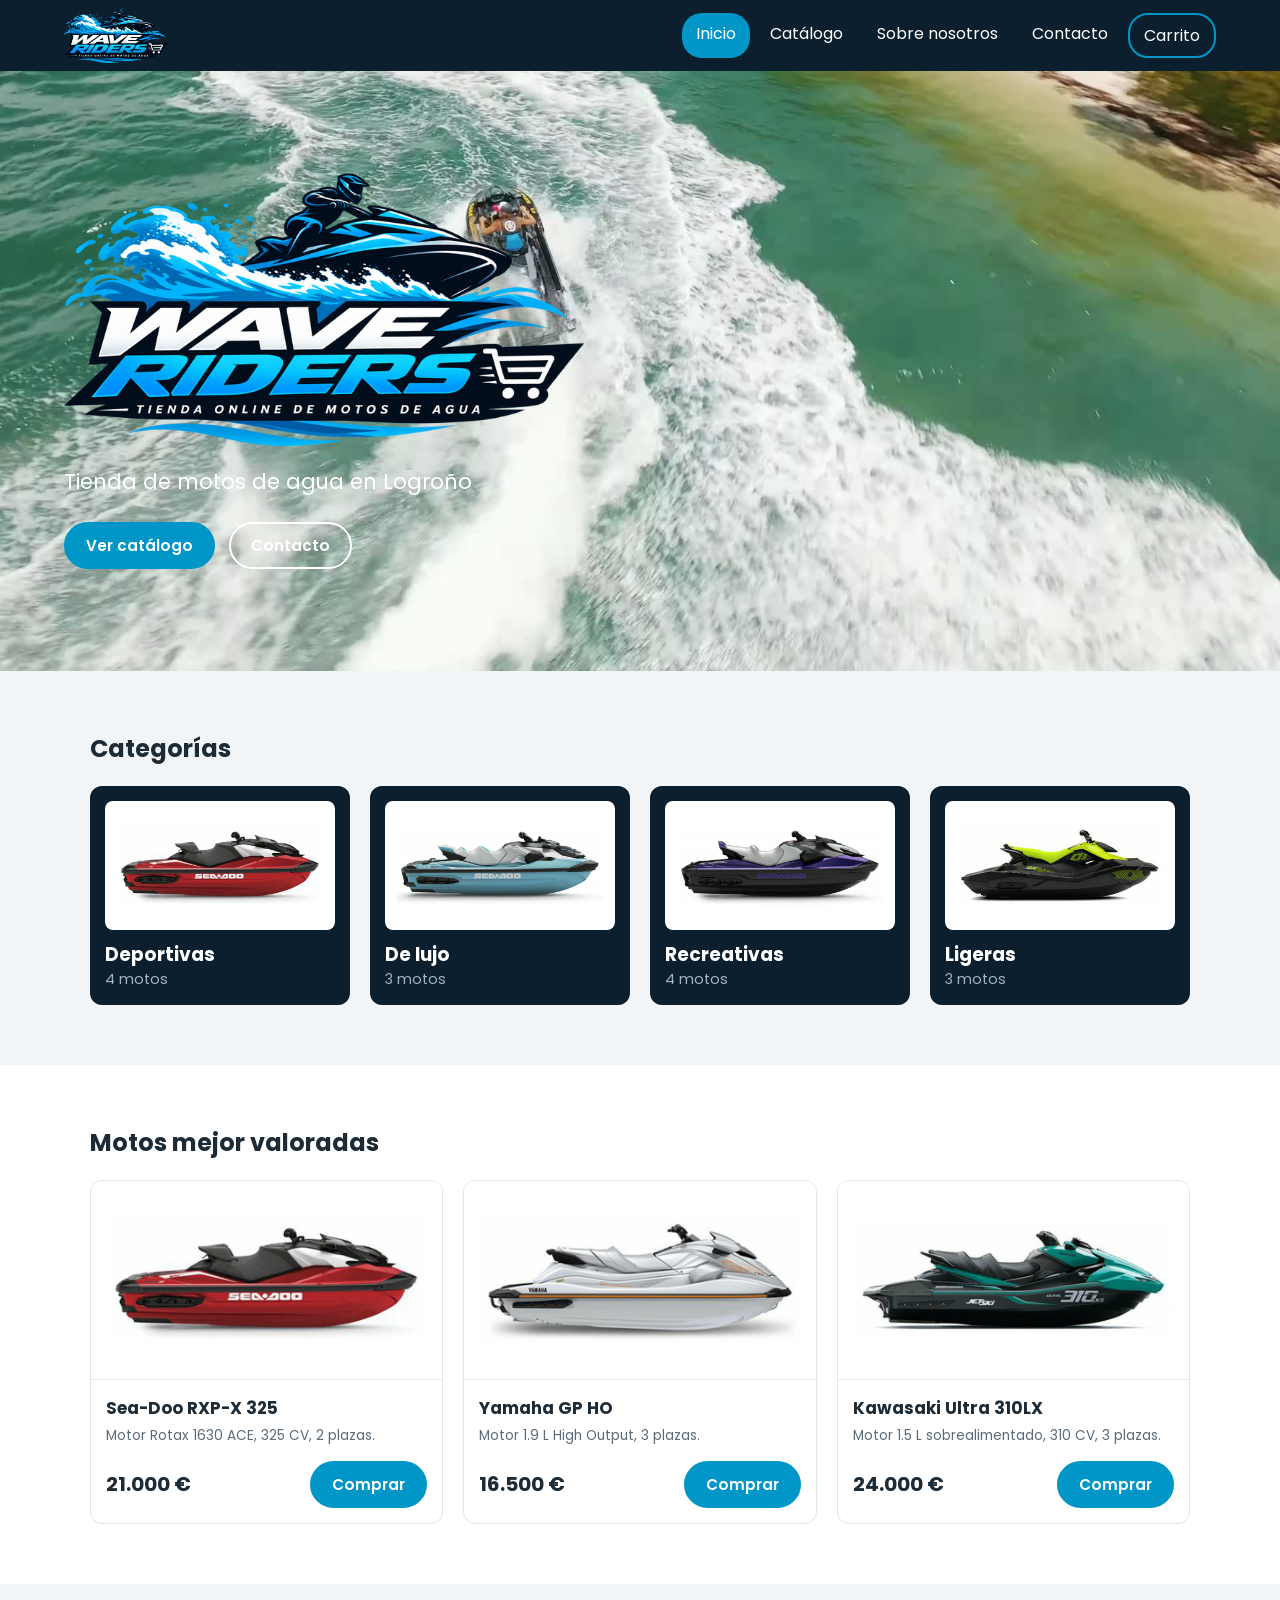
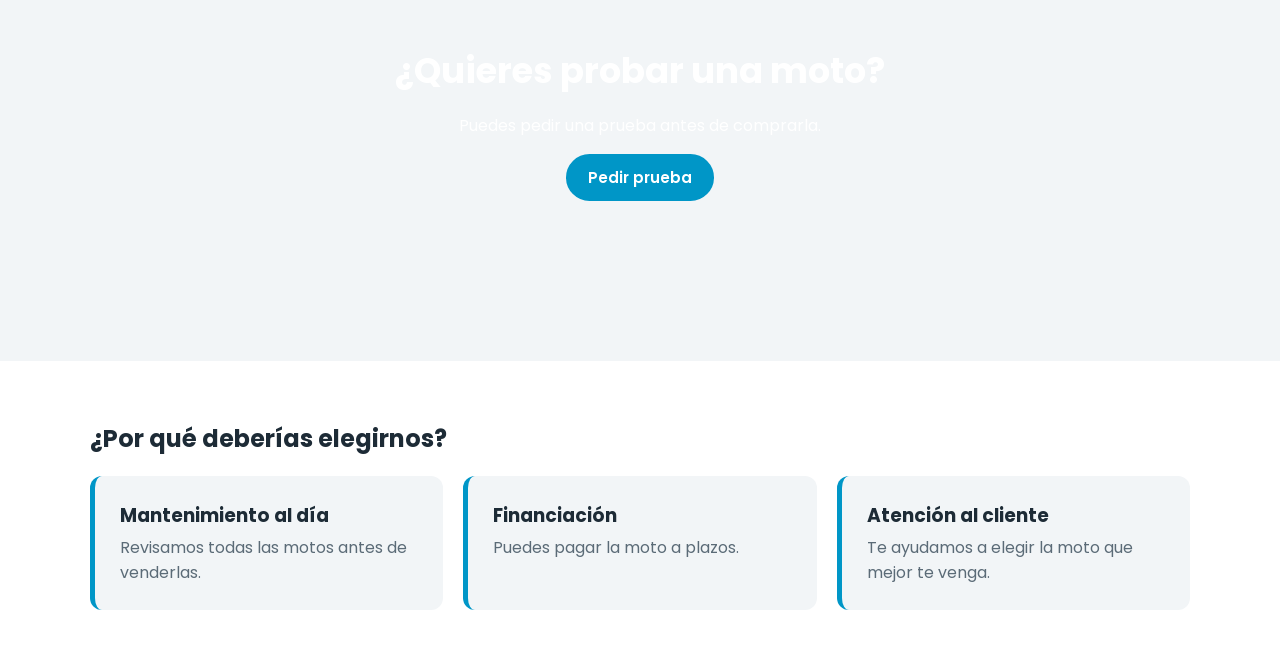
<file: WaveRiders/index.html>
<!DOCTYPE html>
<html lang="es">
<head>
    <meta charset="UTF-8">
    <meta name="author" content="M.Y x B.H">
    <title>Inicio - Wave Riders</title>
    <link rel="icon" href="img/favicon.png" type="image/png">
    <!-- fuente poppins -->
    <link href="https://fonts.googleapis.com/css2?family=Poppins:wght@400;600;700&display=swap" rel="stylesheet">
    <link href="css/estilos.css" rel="stylesheet" type="text/css">
</head>
<body>

    <!-- MENU DE ARRIBA -->
    <header>
        <a href="index.html"><img src="img/logo.png" alt="Logo de Wave Riders" width="720" height="378"></a>
        <nav>
            <a href="index.html" class="activo">Inicio</a>
            <a href="tienda.html">Catálogo</a>
            <a href="sobre-nosotros.html">Sobre nosotros</a>
            <a href="contacto.html">Contacto</a>
            <a href="carrito.html" class="carrito">Carrito <span id="contador"></span></a>
        </nav>
    </header>

    <!-- LA PORTASADA -->
    <section class="hero">
        <video autoplay muted loop playsinline poster="img/poster-inicio.jpg">
            <source src="video/jetski.mp4"  type="video/mp4">
        </video>
        <div class="hero-texto">
            <h1 class="titulo-animado"><img src="img/logo.png" alt="Wave Riders" width="720" height="378"></h1>
            <p>Tienda de motos de agua en Logroño</p>
            <a href="tienda.html" class="boton">Ver catálogo</a>
            <a href="contacto.html" class="boton boton-borde">Contacto</a>
        </div>
    </section>

    <!-- categorias, cada una te lanza al catalogo ADAM NO LO TOQUES ZML-->
    <section class="seccion">
        <div class="contenedor">
            <h2>Categorías</h2>
            <div class="categorias">
                <a href="tienda.html#deportivas">
                    <img src="img/motos/Sea-Doo_RXP-X_325.jpg" alt="Moto deportiva" width="800" height="450">
                    <h3>Deportivas</h3>
                    <p>4 motos</p>
                </a>
                <a href="tienda.html#lujo">
                    <img src="img/motos/Sea-Doo_GTX_Limited_325.jpg" alt="Moto de lujo" width="800" height="450">
                    <h3>De lujo</h3>
                    <p>3 motos</p>
                </a>
                <a href="tienda.html#recreativas">
                    <img src="img/motos/Sea-Doo_GTI_SE_170.jpg" alt="Moto recreativa" width="800" height="450">
                    <h3>Recreativas</h3>
                    <p>4 motos</p>
                </a>
                <a href="tienda.html#ligeras">
                    <img src="img/motos/Sea-Doo_Spark_Trixx.jpg" alt="Moto ligera" width="800" height="450">
                    <h3>Ligeras</h3>
                    <p>3 motos</p>
                </a>
            </div>
        </div>
    </section>

    <!-- las 3 motos mas vendidas -->
    <section class="seccion blanco">
        <div class="contenedor">
            <h2>Motos mejor valoradas</h2>
            <div class="tarjetas tres">
                <article class="tarjeta">
                    <img src="img/motos/Sea-Doo_RXP-X_325.jpg" alt="Sea-Doo RXP-X 325" width="800" height="450">
                    <div class="tarjeta-texto">
                        <h3>Sea-Doo RXP-X 325</h3>
                        <p>Motor Rotax 1630 ACE, 325 CV, 2 plazas. </p>
                        <div class="tarjeta-pie">
                            <span class="precio">21.000 €</span>
                            <button type="button" class="boton comprar" data-id="rxpx" data-nombre="Sea-Doo RXP-X 325" data-precio="21000" data-foto="img/motos/Sea-Doo_RXP-X_325.jpg">Comprar</button>
                        </div>
                    </div>
                </article>

                <article class="tarjeta">
                    <img src="img/motos/Yamaha_GP_HO.jpg" alt="Yamaha GP HO" width="800" height="450">
                    <div class="tarjeta-texto">
                        <h3>Yamaha GP HO</h3>
                        <p>Motor 1.9 L High Output, 3 plazas. </p>
                        <div class="tarjeta-pie">
                            <span class="precio">16.500 €</span>
                            <button type="button" class="boton comprar" data-id="gpho" data-nombre="Yamaha GP HO" data-precio="16500" data-foto="img/motos/Yamaha_GP_HO.jpg">Comprar</button>
                        </div>
                    </div>
                </article>

                <article class="tarjeta">
                    <img src="img/motos/Kawasaki_Ultra_310LX.jpg" alt="Kawasaki Ultra 310LX" width="800" height="450">
                    <div class="tarjeta-texto">
                        <h3>Kawasaki Ultra 310LX</h3>
                        <p>Motor 1.5 L sobrealimentado, 310 CV, 3 plazas.</p>
                        <div class="tarjeta-pie">
                            <span class="precio">24.000 €</span>
                            <button type="button" class="boton comprar" data-id="ultralx" data-nombre="Kawasaki Ultra 310LX" data-precio="24000" data-foto="img/motos/Kawasaki_Ultra_310LX.jpg">Comprar</button>
                        </div>
                    </div>
                </article>
            </div>
        </div>
    </section>

    <!-- segundo baner otro video para pedir prueba -->
    <section class="banda-video">
        <video autoplay muted loop playsinline>
            <source src="video/jetski_lado.mp4" type="video/mp4">
        </video>
        <div class="banda-texto">
            <h2>¿Quieres probar una moto?</h2>
            <p>Puedes pedir una prueba antes de comprarla.</p>
            <a href="contacto.html" class="boton">Pedir prueba</a>
        </div>
    </section>

    <!-- el por que elegirnos -->
    <section class="seccion blanco">
        <div class="contenedor">
            <h2>¿Por qué deberías elegirnos?</h2>
            <div class="ventajas">
                <div>
                    <h3>Mantenimiento al día</h3>
                    <p>Revisamos todas las motos antes de venderlas.</p>
                </div>
                <div>
                    <h3>Financiación</h3>
                    <p>Puedes pagar la moto a plazos.</p>
                </div>
                <div>
                    <h3>Atención al cliente</h3>
                    <p>Te ayudamos a elegir la moto que mejor te venga.</p>
                </div>
            </div>
        </div>
    </section>


    <script src="js/carrito.js"></script>
</body>
</html>
</file>
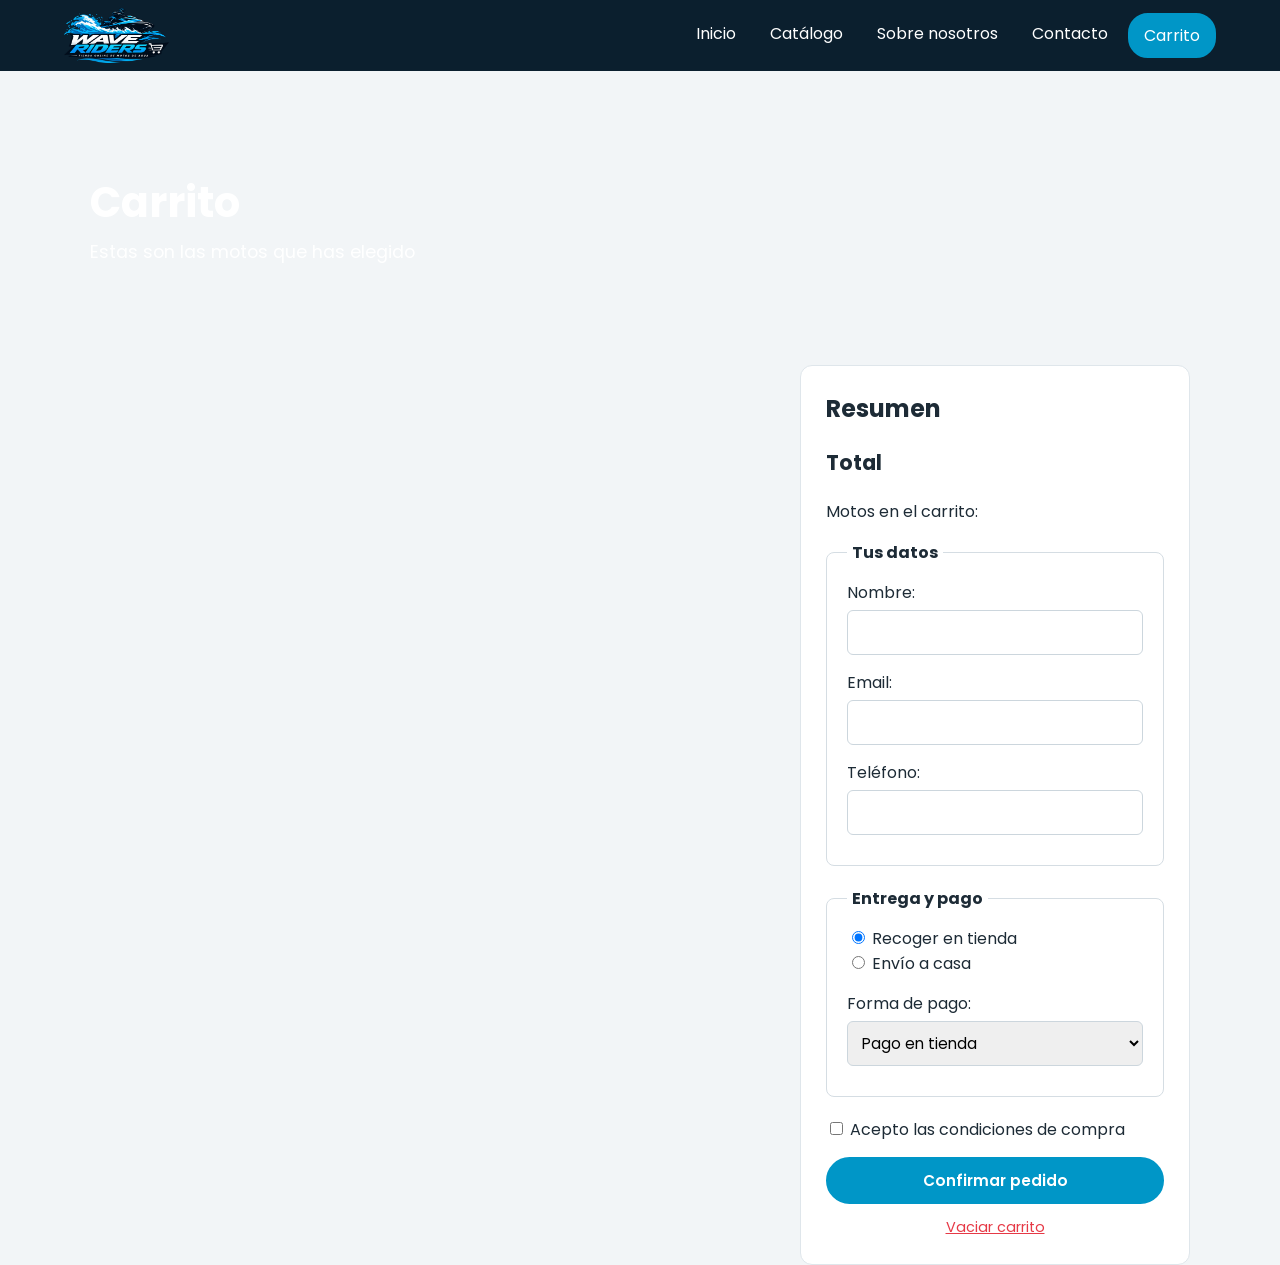
<file: WaveRiders/carrito.html>
<!DOCTYPE html>
<html lang="es">
<head>
    <meta charset="UTF-8">
    <title>Carrito - Wave Riders</title>
    <link rel="icon" href="img/favicon.png" type="image/png">
    <link href="https://fonts.googleapis.com/css2?family=Poppins:wght@400;600;700&display=swap" rel="stylesheet">
    <link href="css/estilos.css" rel="stylesheet" type="text/css">
</head>
<body>

    <header>
        <a href="index.html"><img src="img/logo.png" alt="Logo de Wave Riders" width="720" height="378"></a>
        <nav>
            <a href="index.html">Inicio</a>
            <a href="tienda.html">Catálogo</a>
            <a href="sobre-nosotros.html">Sobre nosotros</a>
            <a href="contacto.html">Contacto</a>
            <a href="carrito.html" class="carrito activo">Carrito <span id="contador"></span></a>
        </nav>
    </header>

    <!-- EL TITULO -->
    <section class="banner">
        <!-- video de la moto pasando de lado -->
        <video autoplay muted loop playsinline>
            <source src="video/jetski.mp4" type="video/mp4">
        </video>
        <div class="contenedor banner-texto">
            <h1>Carrito</h1>
            <p>Estas son las motos que has elegido</p>
        </div>
    </section>

    <section class="seleccionado">
        <div class="contenedor pedido">

            <!-- columna de la izquierda con las motos -->
            <div class="lista-motos">
                <!-- aviso que sale si no has comprado nada -->
                <div id="vacio" class="vacio">
                    <h2>Tu carrito está vacío</h2>
                    <p>Todavía no has añadido ninguna moto.</p>
                    <a href="tienda.html" class="boton">Ir al catálogo</a>
                </div>

                <!-- aqui el javascript mete las motos que has comprado -->
                <div id="lista-carrito"></div>
            </div>

            <!-- columna de la derecha: total y datos para el pedido -->
            <aside id="resumen" class="resumen">
                <h2>Resumen</h2>
                <p class="total-linea"><span>Total</span><span id="total"></span></p>
                <p>Motos en el carrito: <span id="unidades"></span></p>

                <!-- al confirmar te lleva a pedido.html -->
                <form id="form-pedido" action="pedido.html" method="get">
                    <fieldset>
                        <legend>Tus datos</legend>
                        <p>
                            <label for="nombre">Nombre:</label>
                            <input type="text" id="nombre" name="nombre" required>
                        </p>
                        <p>
                            <label for="email">Email:</label>
                            <input type="email" id="email" name="email" required>
                        </p>
                        <p>
                            <label for="telefono">Teléfono:</label>
                            <input type="tel" id="telefono" name="telefono" required>
                        </p>
                    </fieldset>

                    <fieldset>
                        <legend>Entrega y pago</legend>
                        <p>
                            <input type="radio" id="tienda" name="entrega" value="tienda" checked>
                            <label for="tienda">Recoger en tienda</label><br>
                            <input type="radio" id="casa" name="entrega" value="casa">
                            <label for="casa">Envío a casa</label>
                        </p>
                        <p>
                            <label for="pago">Forma de pago:</label>
                            <select id="pago" name="pago">
                                <option value="tienda">Pago en tienda</option>
                                <option value="transferencia">Transferencia</option>
                                <option value="financiacion">Financiación</option>
                            </select>
                        </p>
                    </fieldset>

                    <p>
                        <input type="checkbox" id="condiciones" name="condiciones" required>
                        <label for="condiciones">Acepto las condiciones de compra</label>
                    </p>

                    <button type="submit" class="boton">Confirmar pedido</button>
                </form>

                <button type="button" id="vaciar" class="vaciar">Vaciar carrito</button>
            </aside>

        </div>
    </section>

    <script src="js/carrito.js"></script>
</body>
</html>
</file>
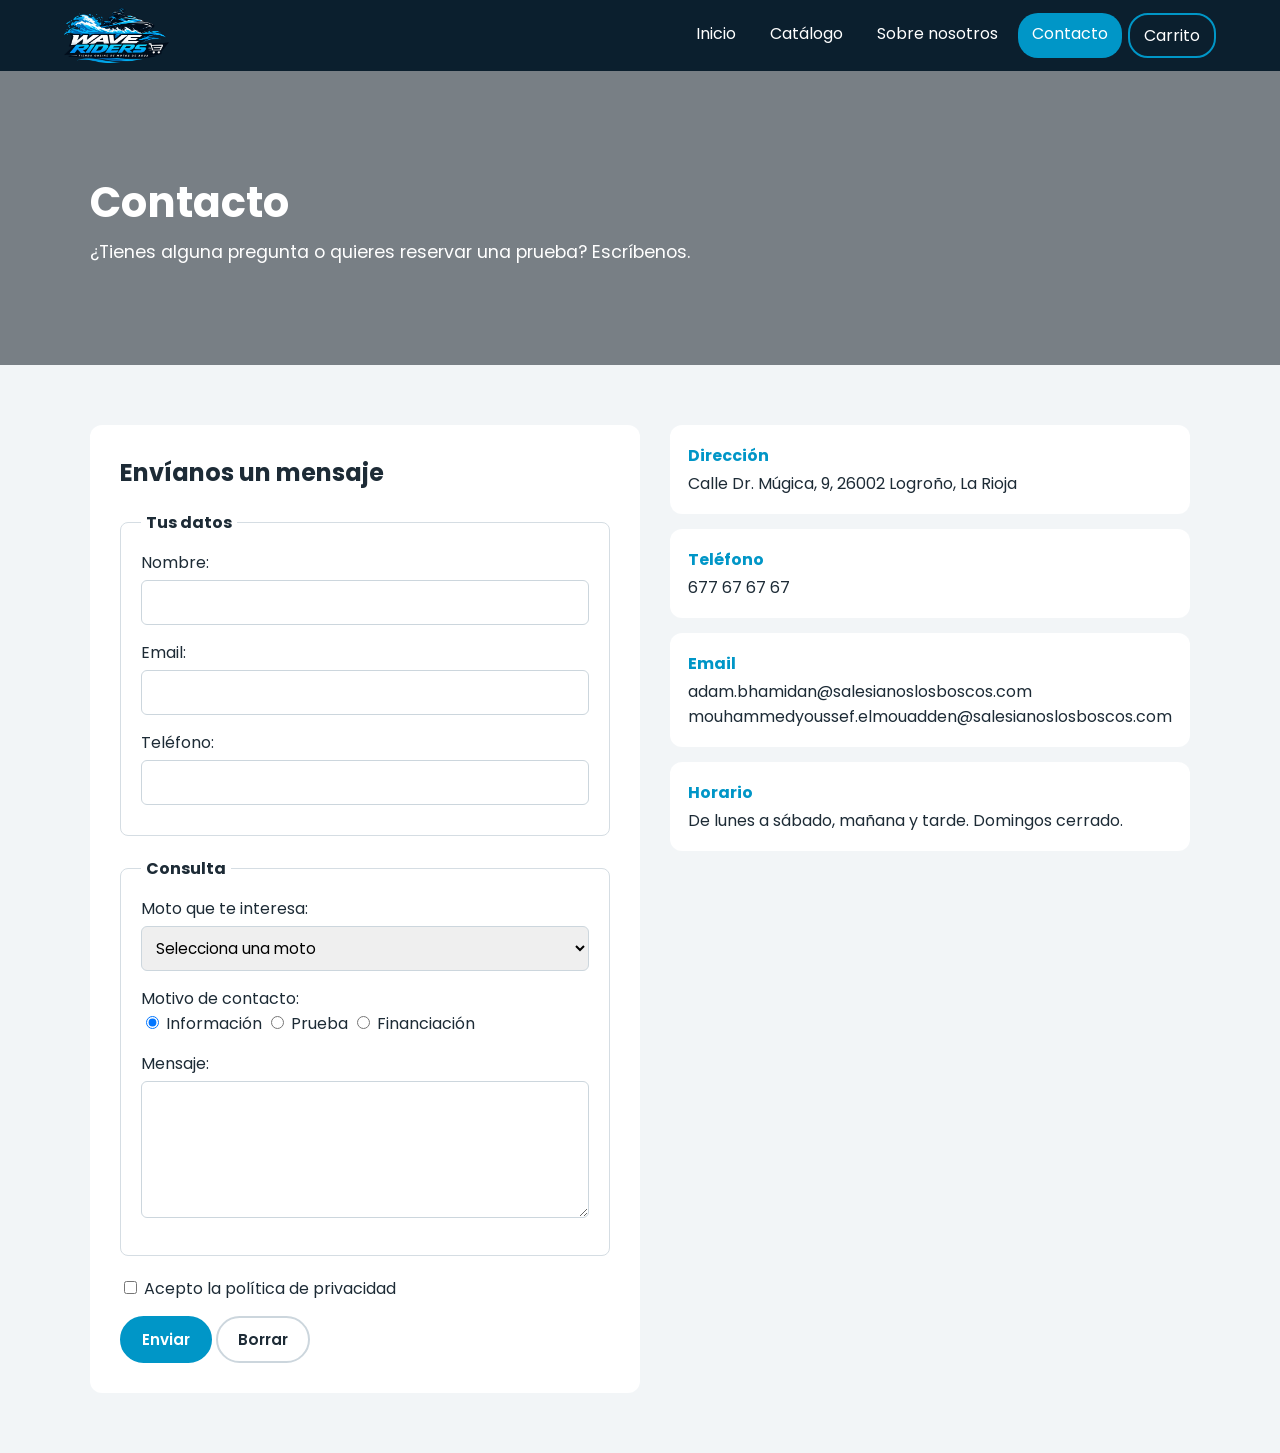
<file: WaveRiders/contacto.html>
<!DOCTYPE html>
<html lang="es">
<head>
    <meta charset="UTF-8">
    <meta name="author" content="M.Y x B.H">
    <title>Contacto - Wave Riders</title>
    <link rel="icon" href="img/favicon.png" type="image/png">
    <!-- fuente poppins -->
    <link href="https://fonts.googleapis.com/css2?family=Poppins:wght@400;600;700&display=swap" rel="stylesheet">
    <link href="css/estilos.css" rel="stylesheet" type="text/css">
</head>
<body>

    <!-- MENU DE ARRIBA -->
    <header>
        <a href="index.html"><img src="img/logo.png" alt="Logo de Wave Riders" width="720" height="378"></a>
        <nav>
            <a href="index.html">Inicio</a>
            <a href="tienda.html">Catálogo</a>
            <a href="sobre-nosotros.html">Sobre nosotros</a>
            <a href="contacto.html" class="activo">Contacto</a>
            <a href="carrito.html" class="carrito">Carrito <span id="contador"></span></a>
        </nav>
    </header>

    <!-- ES EL TITULO  -->
    <section class="banner">
        <!-- video de la moto pasando de lado -->
        <video autoplay muted loop playsinline>
            <source src="video/jetski_lado.mp4" type="video/mp4">
        </video>
        <div class="capa"></div>
        <div class="contenedor banner-texto">
            <h1>Contacto</h1>
            <p>¿Tienes alguna pregunta o quieres reservar una prueba? Escríbenos.</p>
        </div>
    </section>

    <section class="seccion">
        <div class="contenedor contacto">

            <!-- formulario de contacto -->
            <form action="#" method="post">
                <h2>Envíanos un mensaje</h2>

                <fieldset>
                    <legend>Tus datos</legend>
                    <p>
                        <label for="nombre">Nombre:</label>
                        <input type="text" id="nombre" name="nombre" required>
                    </p>
                    <p>
                        <label for="email">Email:</label>
                        <input type="email" id="email" name="email" required>
                    </p>
                    <p>
                        <label for="telefono">Teléfono:</label>
                        <input type="tel" id="telefono" name="telefono">
                    </p>
                </fieldset>

                <fieldset>
                    <legend>Consulta</legend>
                    <p>
                        <label for="moto">Moto que te interesa:</label>
                        <select id="moto" name="moto">
                            <option value="">Selecciona una moto</option>
                            <optgroup label="Deportivas">
                                <option value="rxpx">Sea-Doo RXP-X 325</option>
                                <option value="gpho">Yamaha GP HO</option>
                                <option value="gpsvho">Yamaha GP SVHO</option>
                                <option value="ultrax">Kawasaki Ultra 310X</option>
                            </optgroup>
                            <optgroup label="De lujo">
                                <option value="ultralx">Kawasaki Ultra 310LX</option>
                                <option value="gtxltd">Sea-Doo GTX Limited 325</option>
                                <option value="fxcruiser">Yamaha FX Cruiser SVHO</option>
                            </optgroup>
                            <optgroup label="Recreativas">
                                <option value="vxcruiser">Yamaha VX Cruiser</option>
                                <option value="stx">Kawasaki STX 160</option>
                                <option value="gtise">Sea-Doo GTI SE 170</option>
                                <option value="explorer">Sea-Doo Explorer Pro 170</option>
                            </optgroup>
                            <optgroup label="Ligeras">
                                <option value="spark">Sea-Doo Spark Trixx</option>
                                <option value="jetblaster">Yamaha JetBlaster</option>
                                <option value="sxr">Kawasaki SX-R 160</option>
                            </optgroup>
                        </select>
                    </p>
                    <p>
                        Motivo de contacto:<br>
                        <input type="radio" id="info" name="motivo" value="informacion" checked>
                        <label for="info">Información</label>
                        <input type="radio" id="prueba" name="motivo" value="prueba">
                        <label for="prueba">Prueba</label>
                        <input type="radio" id="financiacion" name="motivo" value="financiacion">
                        <label for="financiacion">Financiación</label>
                    </p>
                    <p>
                        <label for="mensaje">Mensaje:</label>
                        <textarea id="mensaje" name="mensaje" rows="5" cols="40"></textarea>
                    </p>
                </fieldset>

                <p>
                    <input type="checkbox" id="privacidad" name="privacidad" required>
                    <label for="privacidad">Acepto la política de privacidad</label>
                </p>

                <button type="submit" class="boton">Enviar</button>
                <button type="reset" class="boton boton-gris">Borrar</button>
            </form>

            <!-- datos de la tienda y mapa -->
            <aside>
                <div class="dato">
                    <h3>Dirección</h3>
                    <p>Calle Dr. Múgica, 9, 26002 Logroño, La Rioja</p>
                </div>
                <div class="dato">
                    <h3>Teléfono</h3>
                    <p>677 67 67 67</p>
                </div>
                <div class="dato">
                    <h3>Email</h3>
                    <p>adam.bhamidan@salesianoslosboscos.com</p>
                    <p>mouhammedyoussef.elmouadden@salesianoslosboscos.com</p>
                </div>
                <div class="dato">
                    <h3>Horario</h3>
                    <p>De lunes a sábado, mañana y tarde. Domingos cerrado.</p>
                </div>
                <!-- mapa de google maps -->
                <iframe src="https://www.google.com/maps?q=Calle+Dr.+M%C3%BAgica+9,+26002+Logro%C3%B1o&amp;output=embed" title="Mapa de la tienda" loading="lazy"></iframe>
            </aside>

        </div>
    </section>

    <!-- javascript del carrito (guarda las motos y pone el numerito del menu) -->
    <script src="js/carrito.js"></script>
</body>
</html>
</file>
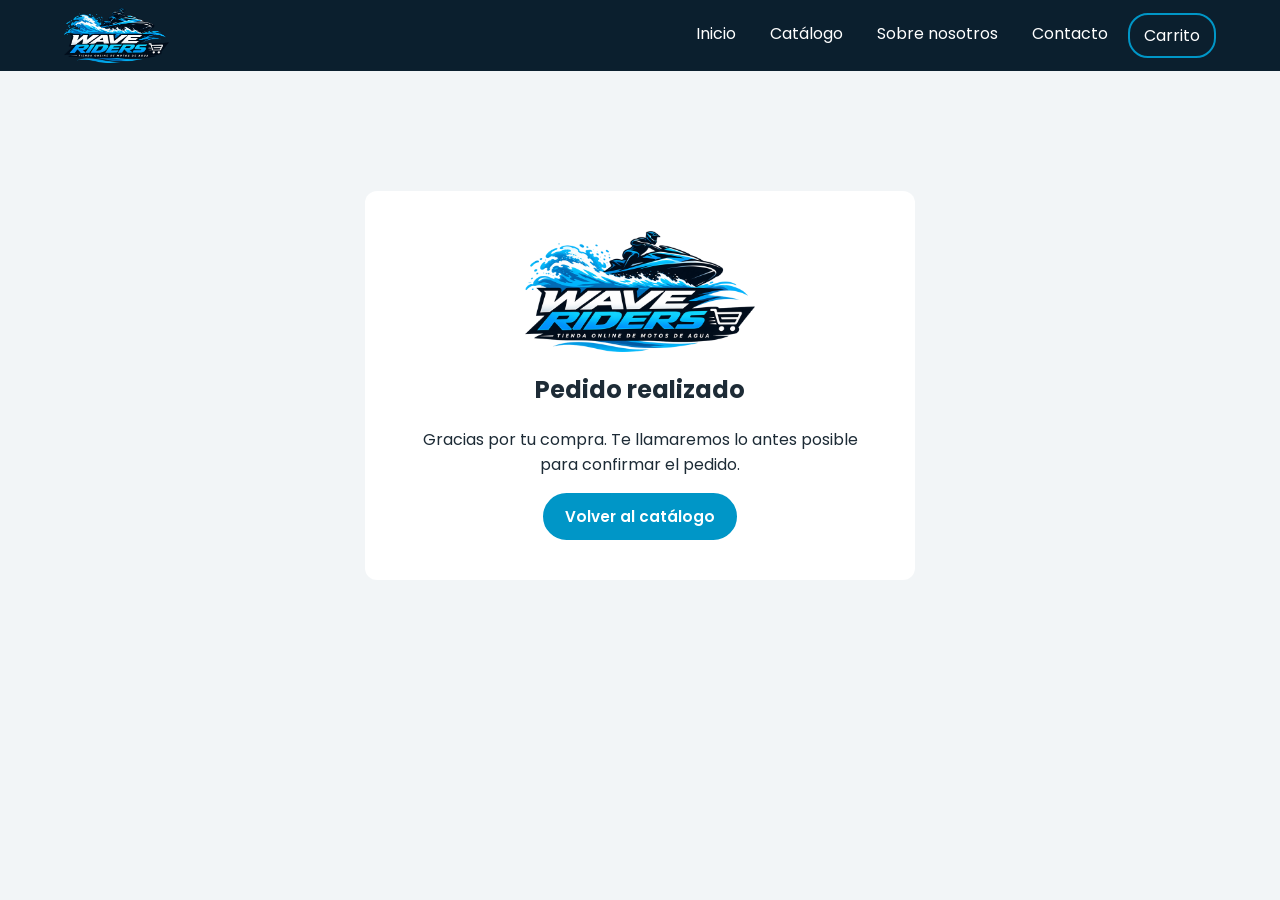
<file: WaveRiders/pedido.html>
<!DOCTYPE html>
<html lang="es">
<head>
    <meta charset="UTF-8">
    <meta name="author" content="M.Y x B.H">
    <title>Pedido realizado - Wave Riders</title>
    <link rel="icon" href="img/favicon.png" type="image/png">
    <!-- fuente poppins  -->
    <link href="https://fonts.googleapis.com/css2?family=Poppins:wght@400;600;700&display=swap" rel="stylesheet">
    <link href="css/estilos.css" rel="stylesheet" type="text/css">
</head>
<body>

    <!-- MENU DE NAVEGACION -->
    <header>
        <a href="index.html"><img src="img/logo.png" alt="Logo de Wave Riders" width="720" height="378"></a>
        <nav>
            <a href="index.html">Inicio</a>
            <a href="tienda.html">Catálogo</a>
            <a href="sobre-nosotros.html">Sobre nosotros</a>
            <a href="contacto.html">Contacto</a>
            <a href="carrito.html" class="carrito">Carrito <span id="contador"></span></a>
        </nav>
    </header>

    <!-- CONFIRMACION CON UNA NOTIFICACION -->
    <section class="seccion">
        <div class="confirmacion">
            <img src="img/logo.png" alt="Wave Riders" width="720" height="378">
            <h1>Pedido realizado</h1>
            <p>Gracias por tu compra. Te llamaremos lo antes posible para confirmar el pedido.</p>
            <a href="tienda.html" class="boton">Volver al catálogo</a>
        </div>
    </section>

    <script src="js/carrito.js"></script>
</body>
</html>
</file>
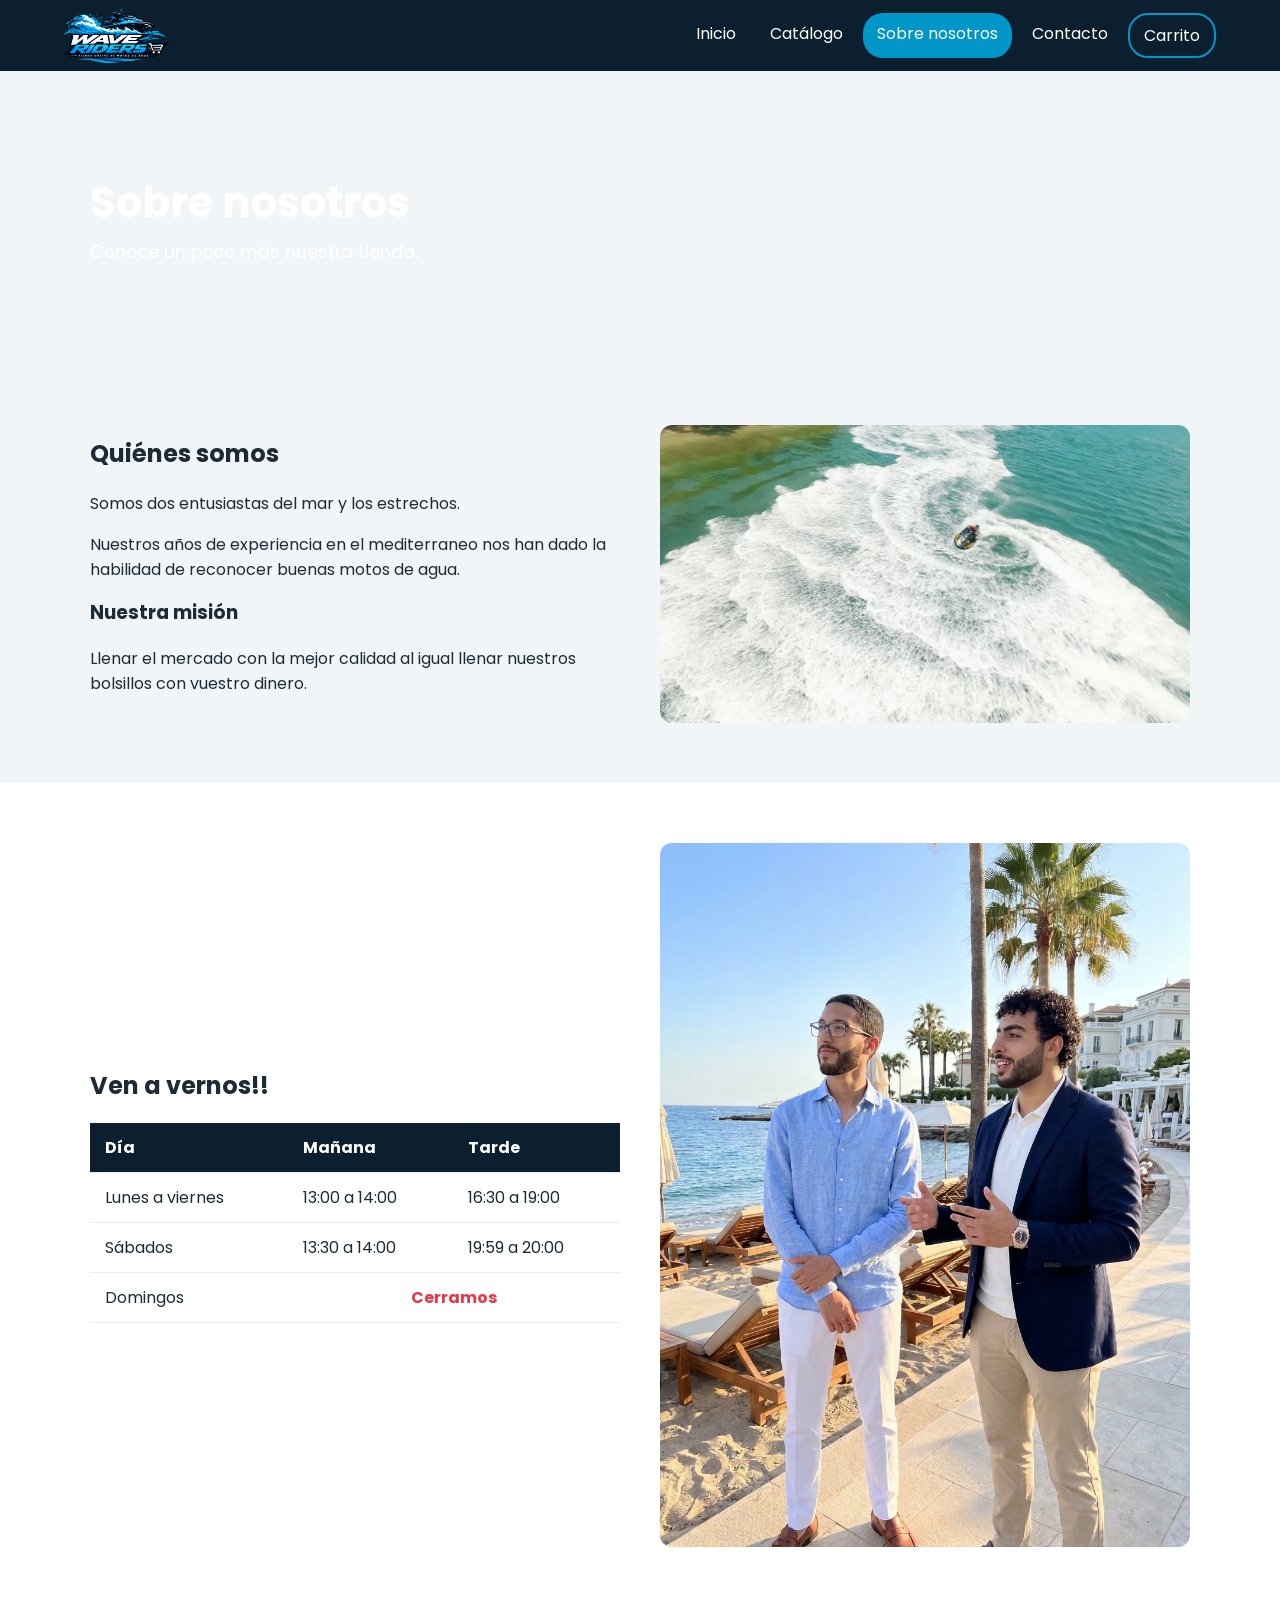
<file: WaveRiders/sobre-nosotros.html>
<!DOCTYPE html>
<html lang="es">
<head>
    <meta charset="UTF-8">
    <meta name="author" content="M.Y x B.H">
    <title>Sobre nosotros - Wave Riders</title>
    <link rel="icon" href="img/favicon.png" type="image/png">
    <!-- fuente poppins -->
    <link href="https://fonts.googleapis.com/css2?family=Poppins:wght@400;600;700&display=swap" rel="stylesheet">
    <link href="css/estilos.css" rel="stylesheet" type="text/css">
</head>
<body>

    <!-- menu de arriba-->
    <header>
        <a href="index.html"><img src="img/logo.png" alt="Logo de Wave Riders" width="720" height="378"></a>
        <nav>
            <a href="index.html">Inicio</a>
            <a href="tienda.html">Catálogo</a>
            <a href="sobre-nosotros.html" class="activo">Sobre nosotros</a>
            <a href="contacto.html">Contacto</a>
            <a href="carrito.html" class="carrito">Carrito <span id="contador"></span></a>
        </nav>
    </header>

    <!-- EL TITULO -->
    <section class="banner">
        <video autoplay muted loop playsinline>
            <source src="video/jetski.mp4" type="video/mp4">
        </video>
        <div class="contenedor banner-texto">
            <h1>Sobre nosotros</h1>
            <p>Conoce un poco más nuestra tienda.</p>
        </div>
    </section>

    <!-- texto  foto -->
    <section class="seccion">
        <div class="contenedor dos-columnas">
            <div>
                <h2>Quiénes somos</h2>
                <p>Somos dos entusiastas del mar y los estrechos.</p>
                <p>Nuestros años de experiencia en el mediterraneo nos han dado la habilidad de reconocer buenas motos de agua.</p>
                <h3>Nuestra misión</h3>
                <p>Llenar el mercado con la mejor calidad al igual llenar nuestros bolsillos con vuestro dinero.</p>
            </div>
            <div>
                <img src="img/nosotros.jpg" alt="Moto de agua en el mar" width="1600" height="900">
            </div>
        </div>
    </section>

    <!-- tabla horario -->
    <section class="seccion blanco">
        <div class="contenedor dos-columnas">
            <div>
                <h1>Ven a vernos!!</h1>
                <table>
                    <thead>
                        <tr>
                            <th>Día</th>
                            <th>Mañana</th>
                            <th>Tarde</th>
                        </tr>
                    </thead>
                    <tbody>
                        <tr>
                            <td>Lunes a viernes</td>
                            <td>13:00 a 14:00</td>
                            <td>16:30 a 19:00</td>
                        </tr>
                        <tr>
                            <td>Sábados</td>
                            <td>13:30 a 14:00</td>
                            <td>19:59 a 20:00</td>
                        </tr>
                        <tr>
                            <td>Domingos</td>
                            <td colspan="2" class="cerrado">Cerramos</td>
                        </tr>
                    </tbody>
                </table>
            </div>
            <div>
                <img src="img/fundadores.jpeg" alt="Fundadores de Wave Riders" width="600">
            </div>
        </div>
    </section>

    <!-- javascript del carrito (guarda las motos y pone el numerito del menu) -->
    <script src="js/carrito.js"></script>
</body>
</html>
</file>
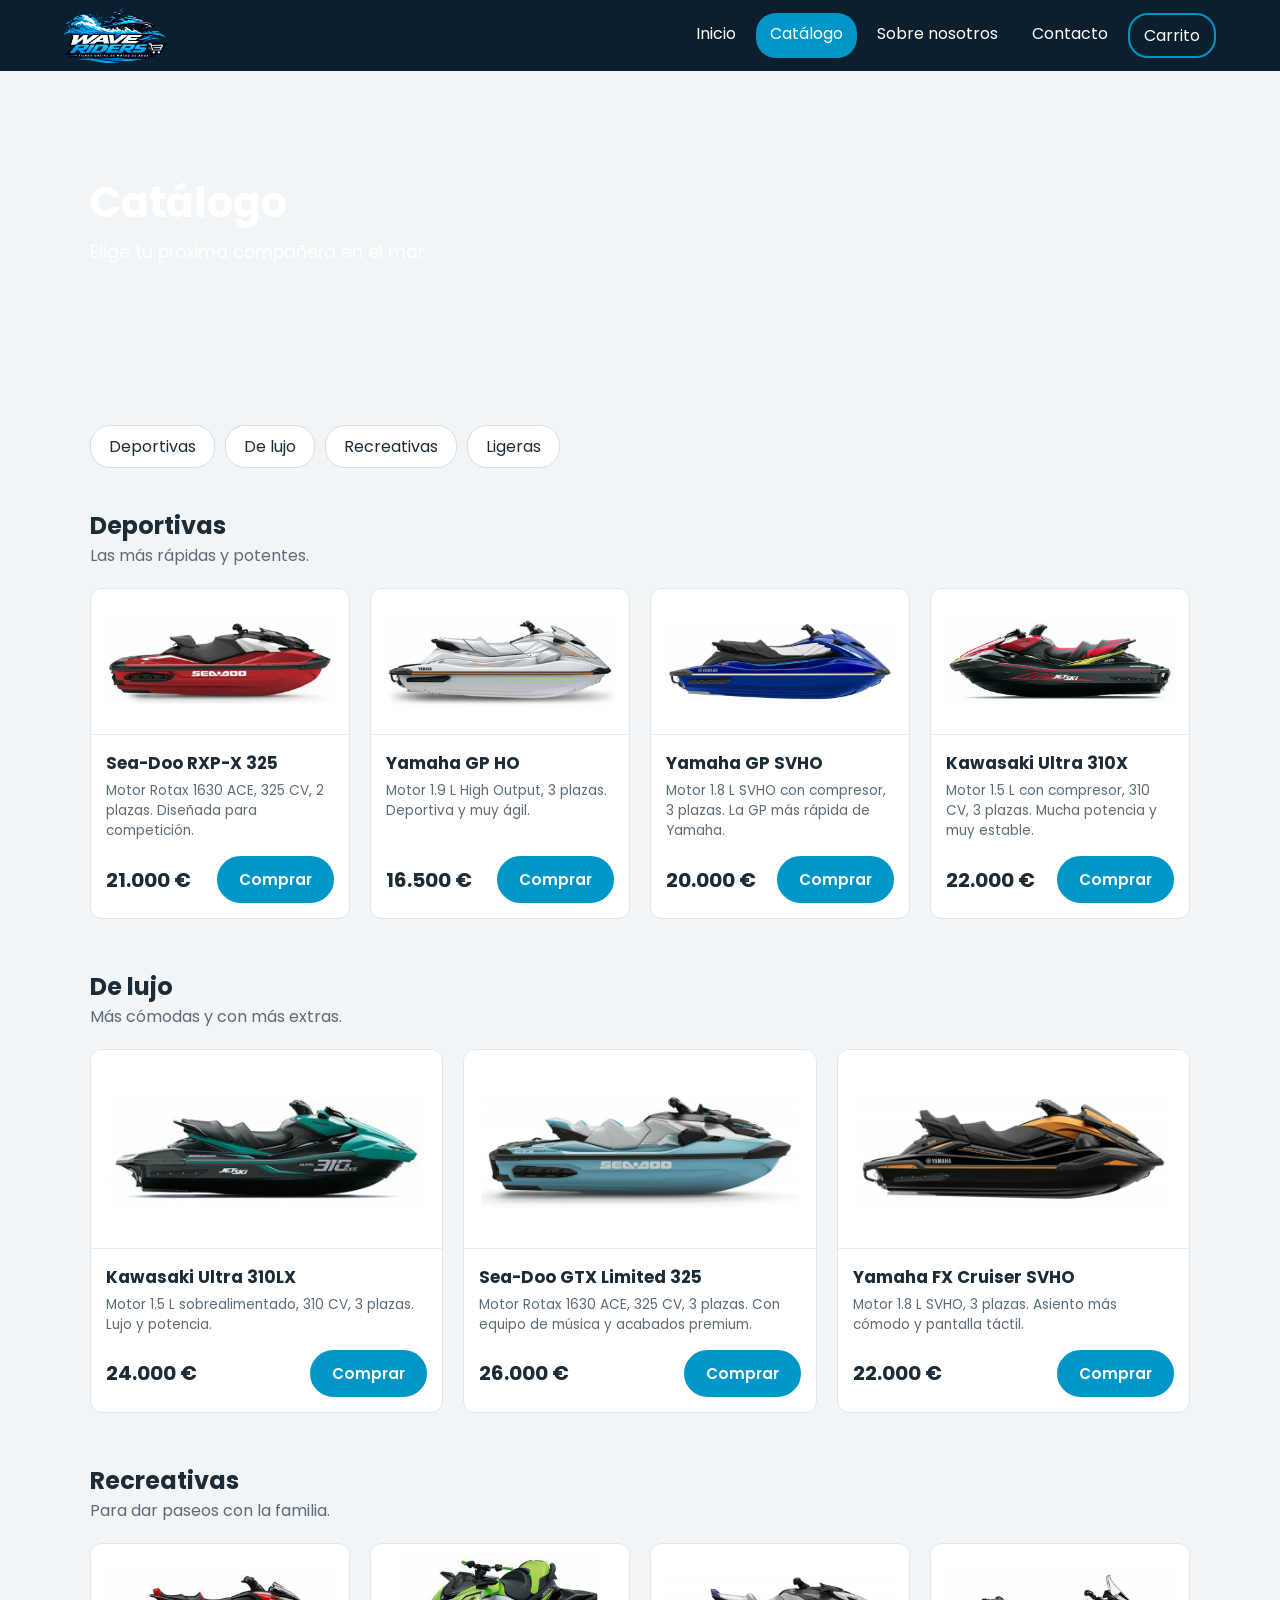
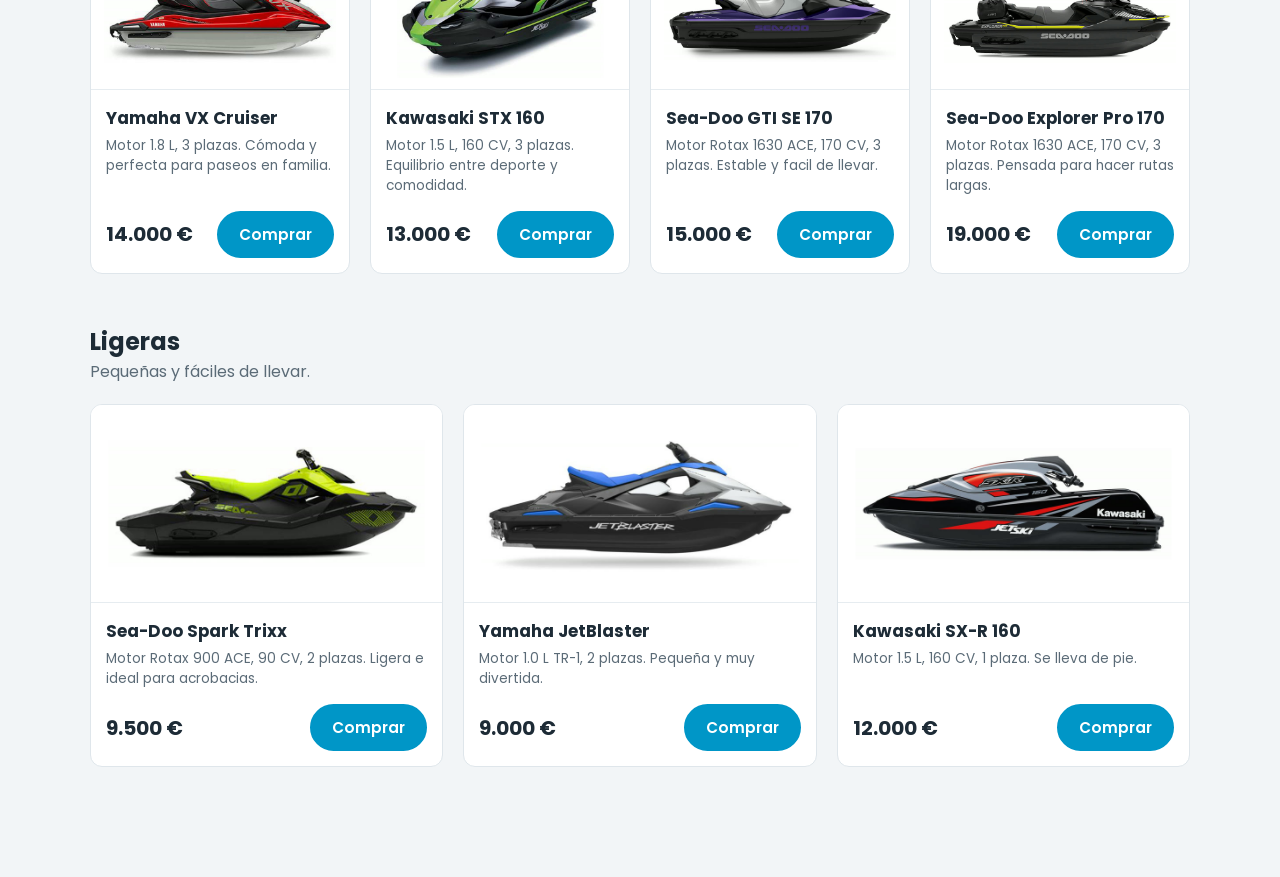
<file: WaveRiders/tienda.html>
<!DOCTYPE html>
<html lang="es">
<head>
    <meta charset="UTF-8">
    <meta name="author" content="M.Y x B.H">
    <title>Catálogo - Wave Riders</title>
    <link rel="icon" href="img/favicon.png" type="image/png">
    <link href="https://fonts.googleapis.com/css2?family=Poppins:wght@400;600;700&display=swap" rel="stylesheet">
    <link href="css/estilos.css" rel="stylesheet" type="text/css">
</head>
<body>

    <!-- menu DE ARRIBA -->
    <header>
        <a href="index.html"><img src="img/logo.png" alt="Logo de Wave Riders" width="720" height="378"></a>
        <nav>
            <a href="index.html">Inicio</a>
            <a href="tienda.html" class="activo">Catálogo</a>
            <a href="sobre-nosotros.html">Sobre nosotros</a>
            <a href="contacto.html">Contacto</a>
            <a href="carrito.html" class="carrito">Carrito <span id="contador"></span></a>
        </nav>
    </header>

    <!-- EL TITULO -->
    <section class="banner">
        <video autoplay muted loop playsinline>
            <source src="video/jetski.mp4" type="video/mp4">
        </video>
        <div class="contenedor banner-texto">
            <h1>Catálogo</h1>
            <p>Elige tu próxima compañera en el mar.</p>
        </div>
    </section>

    <section class="seccion">
        <div class="contenedor">

            <!-- MENU DE CATEGORIAS -->
            <div class="menu-categorias">
                <a href="#deportivas">Deportivas</a>
                <a href="#lujo">De lujo</a>
                <a href="#recreativas">Recreativas</a>
                <a href="#ligeras">Ligeras</a>
            </div>

            <!-- DEPORTIVAS -->
            <section class="categoria" id="deportivas">
                <h2>Deportivas</h2>
                <p>Las más rápidas y potentes.</p>
                <div class="tarjetas">
                    <article class="tarjeta">
                        <img src="img/motos/Sea-Doo_RXP-X_325.jpg" alt="Sea-Doo RXP-X 325" width="800" height="450">
                        <div class="tarjeta-texto">
                            <h3>Sea-Doo RXP-X 325</h3>
                            <p>Motor Rotax 1630 ACE, 325 CV, 2 plazas. Diseñada para competición.</p>
                            <div class="tarjeta-pie">
                                <span class="precio">21.000 €</span>
                                <button type="button" class="boton comprar" data-id="rxpx" data-nombre="Sea-Doo RXP-X 325" data-precio="21000" data-foto="img/motos/Sea-Doo_RXP-X_325.jpg">Comprar</button>
                            </div>
                        </div>
                    </article>

                    <article class="tarjeta">
                        <img src="img/motos/Yamaha_GP_HO.jpg" alt="Yamaha GP HO" width="800" height="450">
                        <div class="tarjeta-texto">
                            <h3>Yamaha GP HO</h3>
                            <p>Motor 1.9 L High Output, 3 plazas. Deportiva y muy ágil.</p>
                            <div class="tarjeta-pie">
                                <span class="precio">16.500 €</span>
                                <button type="button" class="boton comprar" data-id="gpho" data-nombre="Yamaha GP HO" data-precio="16500" data-foto="img/motos/Yamaha_GP_HO.jpg">Comprar</button>
                            </div>
                        </div>
                    </article>

                    <article class="tarjeta">
                        <img src="img/motos/Yamaha_GP_SVHO.jpg" alt="Yamaha GP SVHO" width="800" height="450">
                        <div class="tarjeta-texto">
                            <h3>Yamaha GP SVHO</h3>
                            <p>Motor 1.8 L SVHO con compresor, 3 plazas. La GP más rápida de Yamaha.</p>
                            <div class="tarjeta-pie">
                                <span class="precio">20.000 €</span>
                                <button type="button" class="boton comprar" data-id="gpsvho" data-nombre="Yamaha GP SVHO" data-precio="20000" data-foto="img/motos/Yamaha_GP_SVHO.jpg">Comprar</button>
                            </div>
                        </div>
                    </article>

                    <article class="tarjeta">
                        <img src="img/motos/Kawasaki_Ultra_310X.jpg" alt="Kawasaki Ultra 310X" width="800" height="450">
                        <div class="tarjeta-texto">
                            <h3>Kawasaki Ultra 310X</h3>
                            <p>Motor 1.5 L con compresor, 310 CV, 3 plazas. Mucha potencia y muy estable.</p>
                            <div class="tarjeta-pie">
                                <span class="precio">22.000 €</span>
                                <button type="button" class="boton comprar" data-id="ultrax" data-nombre="Kawasaki Ultra 310X" data-precio="22000" data-foto="img/motos/Kawasaki_Ultra_310X.jpg">Comprar</button>
                            </div>
                        </div>
                    </article>
                </div>
            </section>

            <!-- DE LUJO -->
            <section class="categoria" id="lujo">
                <h2>De lujo</h2>
                <p>Más cómodas y con más extras.</p>
                <div class="tarjetas">
                    <article class="tarjeta">
                        <img src="img/motos/Kawasaki_Ultra_310LX.jpg" alt="Kawasaki Ultra 310LX" width="800" height="450">
                        <div class="tarjeta-texto">
                            <h3>Kawasaki Ultra 310LX</h3>
                            <p>Motor 1.5 L sobrealimentado, 310 CV, 3 plazas. Lujo y potencia.</p>
                            <div class="tarjeta-pie">
                                <span class="precio">24.000 €</span>
                                <button type="button" class="boton comprar" data-id="ultralx" data-nombre="Kawasaki Ultra 310LX" data-precio="24000" data-foto="img/motos/Kawasaki_Ultra_310LX.jpg">Comprar</button>
                            </div>
                        </div>
                    </article>

                    <article class="tarjeta">
                        <img src="img/motos/Sea-Doo_GTX_Limited_325.jpg" alt="Sea-Doo GTX Limited 325" width="800" height="450">
                        <div class="tarjeta-texto">
                            <h3>Sea-Doo GTX Limited 325</h3>
                            <p>Motor Rotax 1630 ACE, 325 CV, 3 plazas. Con equipo de música y acabados premium.</p>
                            <div class="tarjeta-pie">
                                <span class="precio">26.000 €</span>
                                <button type="button" class="boton comprar" data-id="gtxltd" data-nombre="Sea-Doo GTX Limited 325" data-precio="26000" data-foto="img/motos/Sea-Doo_GTX_Limited_325.jpg">Comprar</button>
                            </div>
                        </div>
                    </article>

                    <article class="tarjeta">
                        <img src="img/motos/Yamaha_FX_Cruiser_SVHO.jpg" alt="Yamaha FX Cruiser SVHO" width="800" height="450">
                        <div class="tarjeta-texto">
                            <h3>Yamaha FX Cruiser SVHO</h3>
                            <p>Motor 1.8 L SVHO, 3 plazas. Asiento más cómodo y pantalla táctil.</p>
                            <div class="tarjeta-pie">
                                <span class="precio">22.000 €</span>
                                <button type="button" class="boton comprar" data-id="fxcruiser" data-nombre="Yamaha FX Cruiser SVHO" data-precio="22000" data-foto="img/motos/Yamaha_FX_Cruiser_SVHO.jpg">Comprar</button>
                            </div>
                        </div>
                    </article>
                </div>
            </section>

            <!-- RECREATIVAS -->
            <section class="categoria" id="recreativas">
                <h2>Recreativas</h2>
                <p>Para dar paseos con la familia.</p>
                <div class="tarjetas">
                    <article class="tarjeta">
                        <img src="img/motos/Yamaha_VX_Cruiser.jpg" alt="Yamaha VX Cruiser" width="800" height="450">
                        <div class="tarjeta-texto">
                            <h3>Yamaha VX Cruiser</h3>
                            <p>Motor 1.8 L, 3 plazas. Cómoda y perfecta para paseos en familia.</p>
                            <div class="tarjeta-pie">
                                <span class="precio">14.000 €</span>
                                <button type="button" class="boton comprar" data-id="vxcruiser" data-nombre="Yamaha VX Cruiser" data-precio="14000" data-foto="img/motos/Yamaha_VX_Cruiser.jpg">Comprar</button>
                            </div>
                        </div>
                    </article>

                    <article class="tarjeta">
                        <img src="img/motos/Kawasaki_STX_160.jpg" alt="Kawasaki STX 160" width="800" height="450">
                        <div class="tarjeta-texto">
                            <h3>Kawasaki STX 160</h3>
                            <p>Motor 1.5 L, 160 CV, 3 plazas. Equilibrio entre deporte y comodidad.</p>
                            <div class="tarjeta-pie">
                                <span class="precio">13.000 €</span>
                                <button type="button" class="boton comprar" data-id="stx" data-nombre="Kawasaki STX 160" data-precio="13000" data-foto="img/motos/Kawasaki_STX_160.jpg">Comprar</button>
                            </div>
                        </div>
                    </article>

                    <article class="tarjeta">
                        <img src="img/motos/Sea-Doo_GTI_SE_170.jpg" alt="Sea-Doo GTI SE 170" width="800" height="450">
                        <div class="tarjeta-texto">
                            <h3>Sea-Doo GTI SE 170</h3>
                            <p>Motor Rotax 1630 ACE, 170 CV, 3 plazas. Estable y facil de llevar.</p>
                            <div class="tarjeta-pie">
                                <span class="precio">15.000 €</span>
                                <button type="button" class="boton comprar" data-id="gtise" data-nombre="Sea-Doo GTI SE 170" data-precio="15000" data-foto="img/motos/Sea-Doo_GTI_SE_170.jpg">Comprar</button>
                            </div>
                        </div>
                    </article>

                    <article class="tarjeta">
                        <img src="img/motos/Sea-Doo_Explorer_Pro_170.jpg" alt="Sea-Doo Explorer Pro 170" width="800" height="450">
                        <div class="tarjeta-texto">
                            <h3>Sea-Doo Explorer Pro 170</h3>
                            <p>Motor Rotax 1630 ACE, 170 CV, 3 plazas. Pensada para hacer rutas largas.</p>
                            <div class="tarjeta-pie">
                                <span class="precio">19.000 €</span>
                                <button type="button" class="boton comprar" data-id="explorer" data-nombre="Sea-Doo Explorer Pro 170" data-precio="19000" data-foto="img/motos/Sea-Doo_Explorer_Pro_170.jpg">Comprar</button>
                            </div>
                        </div>
                    </article>
                </div>
            </section>

            <!-- LIGERAS -->
            <section class="categoria" id="ligeras">
                <h2>Ligeras</h2>
                <p>Pequeñas y fáciles de llevar.</p>
                <div class="tarjetas">
                    <article class="tarjeta">
                        <img src="img/motos/Sea-Doo_Spark_Trixx.jpg" alt="Sea-Doo Spark Trixx" width="800" height="450">
                        <div class="tarjeta-texto">
                            <h3>Sea-Doo Spark Trixx</h3>
                            <p>Motor Rotax 900 ACE, 90 CV, 2 plazas. Ligera e ideal para acrobacias.</p>
                            <div class="tarjeta-pie">
                                <span class="precio">9.500 €</span>
                                <button type="button" class="boton comprar" data-id="spark" data-nombre="Sea-Doo Spark Trixx" data-precio="9500" data-foto="img/motos/Sea-Doo_Spark_Trixx.jpg">Comprar</button>
                            </div>
                        </div>
                    </article>

                    <article class="tarjeta">
                        <img src="img/motos/Yamaha_JetBlaster.jpg" alt="Yamaha JetBlaster" width="800" height="450">
                        <div class="tarjeta-texto">
                            <h3>Yamaha JetBlaster</h3>
                            <p>Motor 1.0 L TR-1, 2 plazas. Pequeña y muy divertida.</p>
                            <div class="tarjeta-pie">
                                <span class="precio">9.000 €</span>
                                <button type="button" class="boton comprar" data-id="jetblaster" data-nombre="Yamaha JetBlaster" data-precio="9000" data-foto="img/motos/Yamaha_JetBlaster.jpg">Comprar</button>
                            </div>
                        </div>
                    </article>

                    <article class="tarjeta">
                        <img src="img/motos/Kawasaki_SX-R_160.jpg" alt="Kawasaki SX-R 160" width="800" height="450">
                        <div class="tarjeta-texto">
                            <h3>Kawasaki SX-R 160</h3>
                            <p>Motor 1.5 L, 160 CV, 1 plaza. Se lleva de pie.</p>
                            <div class="tarjeta-pie">
                                <span class="precio">12.000 €</span>
                                <button type="button" class="boton comprar" data-id="sxr" data-nombre="Kawasaki SX-R 160" data-precio="12000" data-foto="img/motos/Kawasaki_SX-R_160.jpg">Comprar</button>
                            </div>
                        </div>
                    </article>
                </div>
            </section>

        </div>
    </section>

    <!-- javascript del carrito (guarda las motos y pone el numerito del menu) -->
    <script src="js/carrito.js"></script>
</body>
</html>
</file>
<file: WaveRiders/css/estilos.css>
/* M.Y */
* {
    box-sizing: border-box;
}

body {
    margin: 0;
    font-family: 'Poppins', Arial, sans-serif;
    color: #1d2b36;
    background-color: #f2f5f7;
}

img {
    max-width: 100%;
    height: auto;
    display: block;
}

h1, h2, h3 {
    margin-top: 0;
}

.contenedor {
    max-width: 1100px;
    margin: 0 auto;
}

.seccion {
    padding: 60px 5%;
}

.blanco {
    background-color: white;
}

header {
    display: flex;
    flex-wrap: wrap;
    align-items: center;
    justify-content: space-between;
    gap: 15px;
    padding: 8px 5%;
    background-color: #0b1f2e;
}

header img {
    height: 55px;
    width: auto;
}

/* cosa guapa */
nav {
    display: flex;
    flex-wrap: wrap;
    gap: 6px;
}

nav a {
    padding: 8px 14px;
    border-radius: 20px;
    color: white;
    text-decoration: none;
    transition: all 0.3s ease-out;
}

nav a:hover {
    background-color: white;
    color: #0b1f2e;
}

nav a.activo {
    background-color: #0096c7;
    color: white;
}

nav a.carrito {
    border: 2px solid #0096c7;
}

.boton {
    display: inline-block;
    padding: 10px 20px;
    border: 2px solid #0096c7;
    border-radius: 25px;  /* Bordes redondeados */
    background-color: #0096c7;
    color: white;
    font-family: 'Poppins', Arial, sans-serif;
    font-size: 0.95rem;
    font-weight: 600;
    text-decoration: none;
    cursor: pointer;
    transition: background-color 0.3s;
}

.boton:hover {
    background-color: #0077a3;
    border-color: #0077a3;
}

.boton-borde {
    background-color: transparent;
    border-color: white;
}

.boton-borde:hover {
    background-color: white;
    border-color: white;
    color: #0b1f2e;
}

.boton-gris {
    background-color: white;
    border-color: #ccd6dd;
    color: #1d2b36;
}

.boton-gris:hover {
    background-color: #e6ecf0;
    border-color: #ccd6dd;
}

.boton.anadida {
    background-color: #2a9d8f;
    border-color: #2a9d8f;
}

.hero,
.banda-video,
.banner {
    position: relative;
    overflow: hidden;
    color: white;
}

.hero video,
.banda-video video,
.banner video {
    position: absolute;
    top: 0;
    left: 0;
    width: 100%;
    height: 100%;
    object-fit: cover;
}

.capa {
    position: absolute;
    top: 0;
    left: 0;
    width: 100%;
    height: 100%;
    background-color: rgba(0, 10, 20, 0.5);
}

.hero-texto,
.banda-texto,
.banner-texto {
    position: relative;
    z-index: 1;
}

.hero {
    display: flex;
    align-items: center;
    min-height: 600px;
    padding: 40px 5%;
}

.hero-texto img {
    width: 520px;
    margin-bottom: 10px;
}

.hero-texto p {
    font-size: 1.3rem;
    margin: 0 0 25px;
}

.hero-texto .boton {
    margin-right: 10px;
}

.banda-video {
    padding: 60px 5% 160px;
    text-align: center;
}

.banda-video video {
    object-position: center top;
}

.banda-texto h2 {
    font-size: 2.2rem;
    margin-bottom: 10px;
}

.banner {
    padding: 100px 5%;
}

.banner h1 {
    font-size: 2.6rem;
    margin-bottom: 5px;
}

.banner p {
    margin: 0;
    font-size: 1.1rem;
}

/* Animación para el título Wave riders en la pagina de Index*/
@keyframes deslizarDesdeDerecha {
    0% {
        transform: translateX(100px);
        opacity: 0;
    }
    100% {
        transform: translateX(0);
        opacity: 1;
    }
}

/* Aplicado y centrado */
.titulo-animado {
    animation: deslizarDesdeDerecha 1s ease-out;
}

.categorias {
    display: flex;
    flex-wrap: wrap;
    gap: 20px;
}

.categorias a {
    flex: 1 1 200px;
    padding: 15px;
    border-radius: 12px;
    background-color: #0b1f2e;
    color: white;
    text-decoration: none;
    transition: transform 0.3s;
}

.categorias a:hover {
    transform: translateY(-5px);
}

.categorias img {
    border-radius: 8px;
    background-color: white;
    margin-bottom: 10px;
}

.categorias h3 {
    margin: 0;
}

.categorias p {
    margin: 0;
    color: #9fb3c2;
    font-size: 0.9rem;
}

.tarjetas {
    display: flex;
    flex-wrap: wrap;
    gap: 20px;
}

.tarjeta {
    flex: 1 1 220px;
    display: flex;
    flex-direction: column;
    background-color: white;
    border: 1px solid #dfe6eb;
    border-radius: 12px;
    overflow: hidden;
    transition: transform 0.3s;
}

.tarjeta:hover {
    transform: translateY(-5px);
}

.tarjeta-texto {
    flex: 1;
    display: flex;
    flex-direction: column;
    padding: 15px;
    border-top: 1px solid #e6ecf0;
}

.tarjeta h3 {
    font-size: 1.05rem;
    margin-bottom: 5px;
}

.tarjeta p {
    margin: 0 0 15px;
    font-size: 0.85rem;
    color: #5b6b77;
}

.tarjeta-pie {
    margin-top: auto;
    display: flex;
    align-items: center;
    justify-content: space-between;
}

.precio {
    font-size: 1.25rem;
    font-weight: 700;
}

.menu-categorias {
    display: flex;
    flex-wrap: wrap;
    gap: 10px;
    margin-bottom: 40px;
}

.menu-categorias a {
    padding: 8px 18px;
    border: 1px solid #d5dde3;
    border-radius: 20px;
    background-color: white;
    color: #1d2b36;
    text-decoration: none;
    transition: all 0.3s;
}

.menu-categorias a:hover {
    background-color: #0b1f2e;
    color: white;
}

.categoria {
    margin-bottom: 50px;
}

.categoria h2 {
    margin-bottom: 0;
}

.categoria > p {
    margin: 0 0 20px;
    color: #5b6b77;
}

.ventajas {
    display: flex;
    flex-wrap: wrap;
    gap: 20px;
}

.ventajas div {
    flex: 1 1 250px;
    padding: 25px;
    border-left: 5px solid #0096c7;
    border-radius: 12px;
    background-color: #f2f5f7;
}

.ventajas h3 {
    margin-bottom: 5px;
}

.ventajas p {
    margin: 0;
    color: #5b6b77;
}

.dos-columnas {
    display: flex;
    flex-wrap: wrap;
    align-items: center;
    gap: 40px;
}

.dos-columnas > div {
    flex: 1 1 400px;
}

.dos-columnas img {
    border-radius: 12px;
}

table {
    width: 100%;
    max-width: 600px;
    border-collapse: collapse;
    background-color: white;
}

caption {
    text-align: left;
    font-weight: 700;
    padding-bottom: 10px;
}

th,
td {
    padding: 12px 15px;
    text-align: left;
    border-bottom: 1px solid #e6ecf0;
}

th {
    background-color: #0b1f2e;
    color: white;
}

.cerrado {
    color: #e63946;
    font-weight: 700;
    text-align: center;
}

/* Formularios de la pagina Contacto */
form p {
    margin: 0 0 15px;
}

input[type="text"],
input[type="email"],
input[type="tel"],
select,
textarea {
    width: 100%;
    padding: 10px;
    margin-top: 5px;
    border: 1px solid #ccd6dd;
    border-radius: 6px;
    font-family: 'Poppins', Arial, sans-serif;
    font-size: 0.95rem;
}

fieldset {
    margin: 0 0 20px;
    padding: 15px 20px;
    border: 1px solid #d5dde3;
    border-radius: 8px;
}

legend {
    font-weight: 700;
    padding: 0 5px;
}

.contacto {
    display: flex;
    flex-wrap: wrap;
    align-items: flex-start;
    gap: 30px;
}

.contacto form {
    flex: 2 1 450px;
    padding: 30px;
    border-radius: 12px;
    background-color: white;
}

.contacto aside {
    flex: 1 1 280px;
}

.dato {
    margin-bottom: 15px;
    padding: 18px;
    border-radius: 12px;
    background-color: white;
}

.dato h3 {
    margin-bottom: 3px;
    font-size: 1rem;
    color: #0096c7;
}

.dato p {
    margin: 0;
}

.aviso {
    display: none;
    margin: 15px 0 0;
    padding: 12px 15px;
    border-radius: 8px;
    background-color: #e3f6f1;
    color: #1e7a68;
    font-weight: 600;
}

iframe {
    width: 100%;
    height: 250px;
    border: 0;
    border-radius: 12px;
}

#contador {
    display: none;
    margin-left: 4px;
    padding: 0 6px;
    border-radius: 10px;
    background-color: #e63946;
    color: white;
    font-size: 0.75rem;
}

.pedido {
    display: flex;
    flex-wrap: wrap;
    align-items: flex-start;
    gap: 30px;
}

.lista-motos {
    flex: 2 1 500px;
}

.fila {
    display: flex;
    flex-wrap: wrap;
    align-items: center;
    gap: 15px;
    margin-bottom: 12px;
    padding: 10px 15px;
    border: 2px solid #0096c7;
    border-radius: 12px;
    background-color: white;
}

.fila img {
    width: 110px;
}

.fila-info {
    flex: 1;
}

.fila-info h3 {
    margin: 0;
    font-size: 1rem;
}

.fila-info p {
    margin: 0;
    color: #5b6b77;
    font-size: 0.9rem;
}

.cantidad {
    display: flex;
    align-items: center;
    gap: 10px;
    margin-top: 6px;
}

.cantidad button {
    width: 28px;
    height: 28px;
    border: 1px solid #ccd6dd;
    border-radius: 6px;
    background-color: white;
    font-weight: 700;
    cursor: pointer;
}

.cantidad button:hover {
    background-color: #0b1f2e;
    color: white;
}

.subtotal {
    font-weight: 700;
}

.quitar {
    padding: 8px 16px;
    border: none;
    border-radius: 20px;
    background-color: #e63946;
    color: white;
    font-family: 'Poppins', Arial, sans-serif;
    cursor: pointer;
    transition: background-color 0.3s;
}

.quitar:hover {
    background-color: #c62f3b;
}

.vacio {
    display: none;
    padding: 40px;
    border-radius: 12px;
    background-color: white;
    text-align: center;
}

.vacio p {
    color: #5b6b77;
}

.resumen {
    flex: 1 1 300px;
    padding: 25px;
    border: 1px solid #dfe6eb;
    border-radius: 12px;
    background-color: white;
}

.total-linea {
    display: flex;
    justify-content: space-between;
    font-size: 1.3rem;
    font-weight: 700;
}

.resumen .boton {
    width: 100%;
}

.vaciar {
    display: block;
    width: 100%;
    margin-top: 12px;
    border: none;
    background-color: transparent;
    color: #e63946;
    font-family: 'Poppins', Arial, sans-serif;
    font-size: 0.9rem;
    text-decoration: underline;
    cursor: pointer;
}

.confirmacion {
    max-width: 550px;
    margin: 60px auto;
    padding: 40px;
    border-radius: 12px;
    background-color: white;
    text-align: center;
}

.confirmacion img {
    width: 230px;
    margin: 0 auto 20px;
}
</file>
